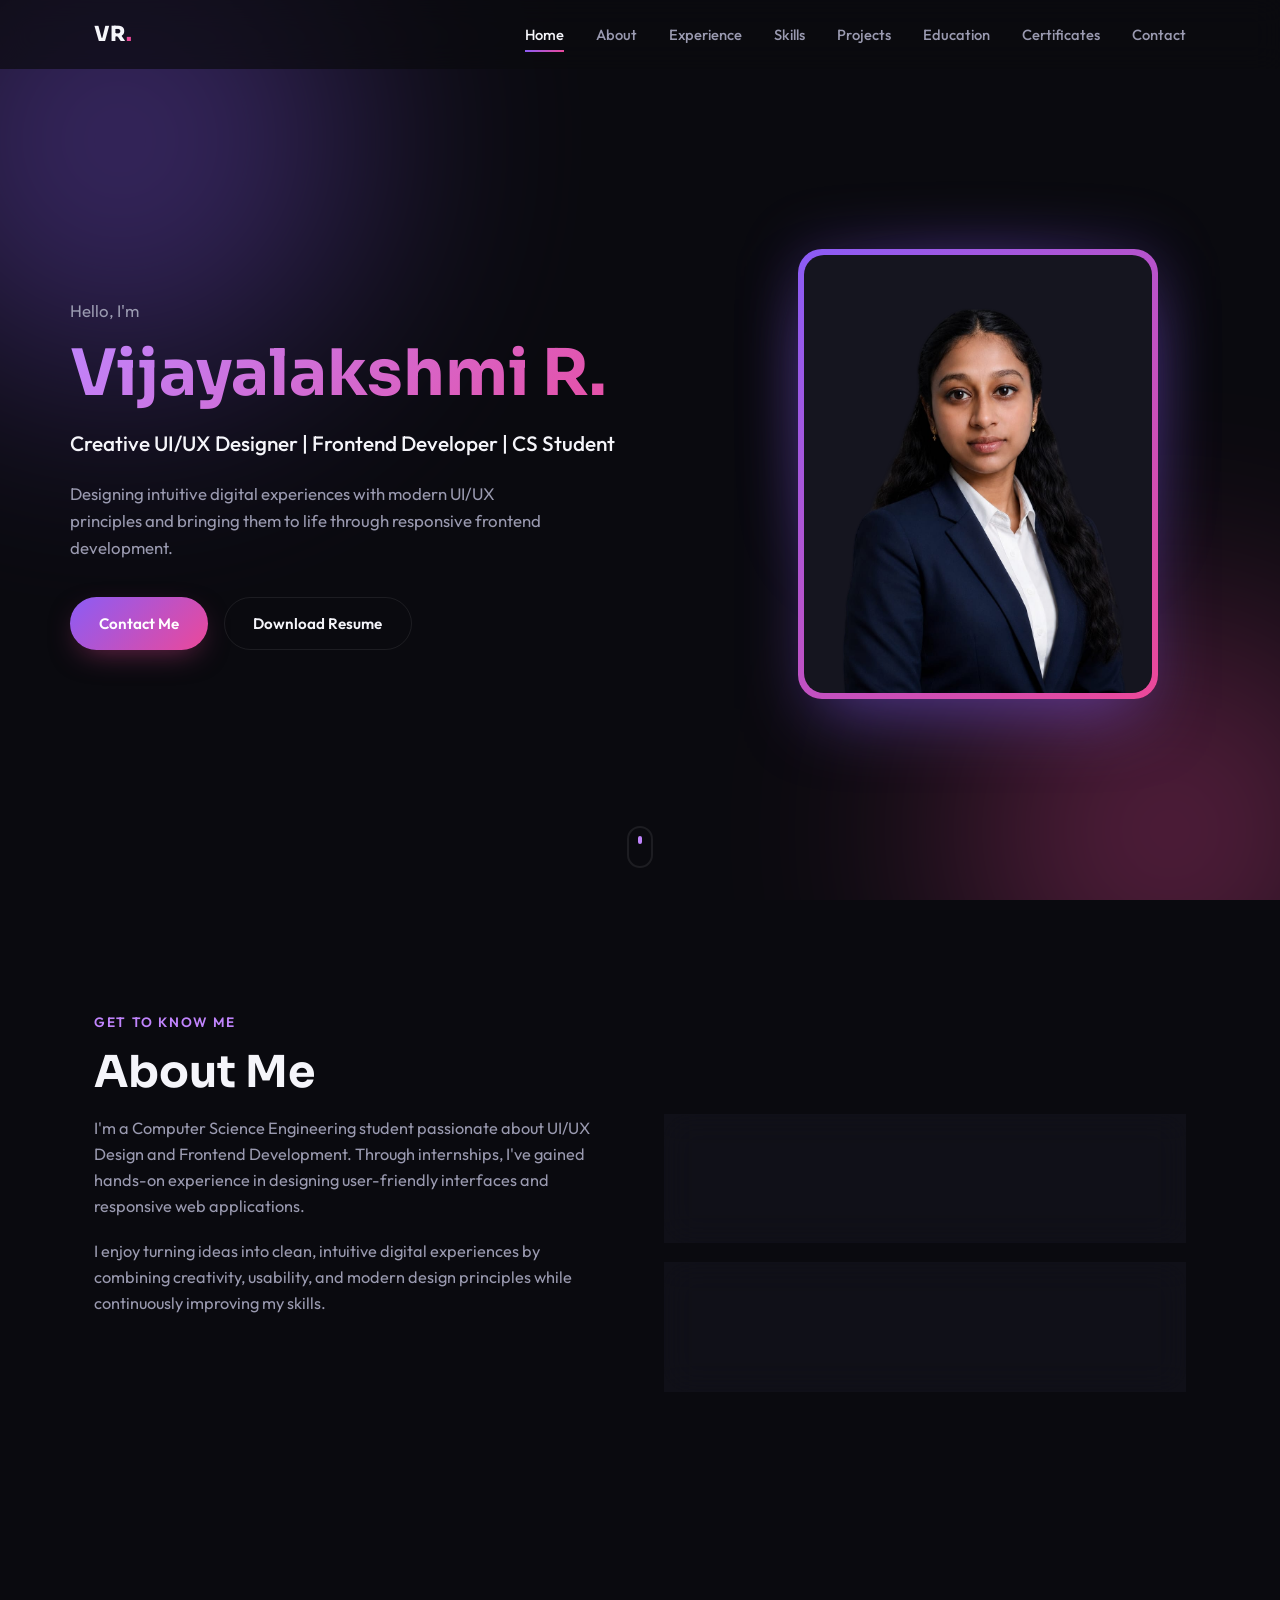
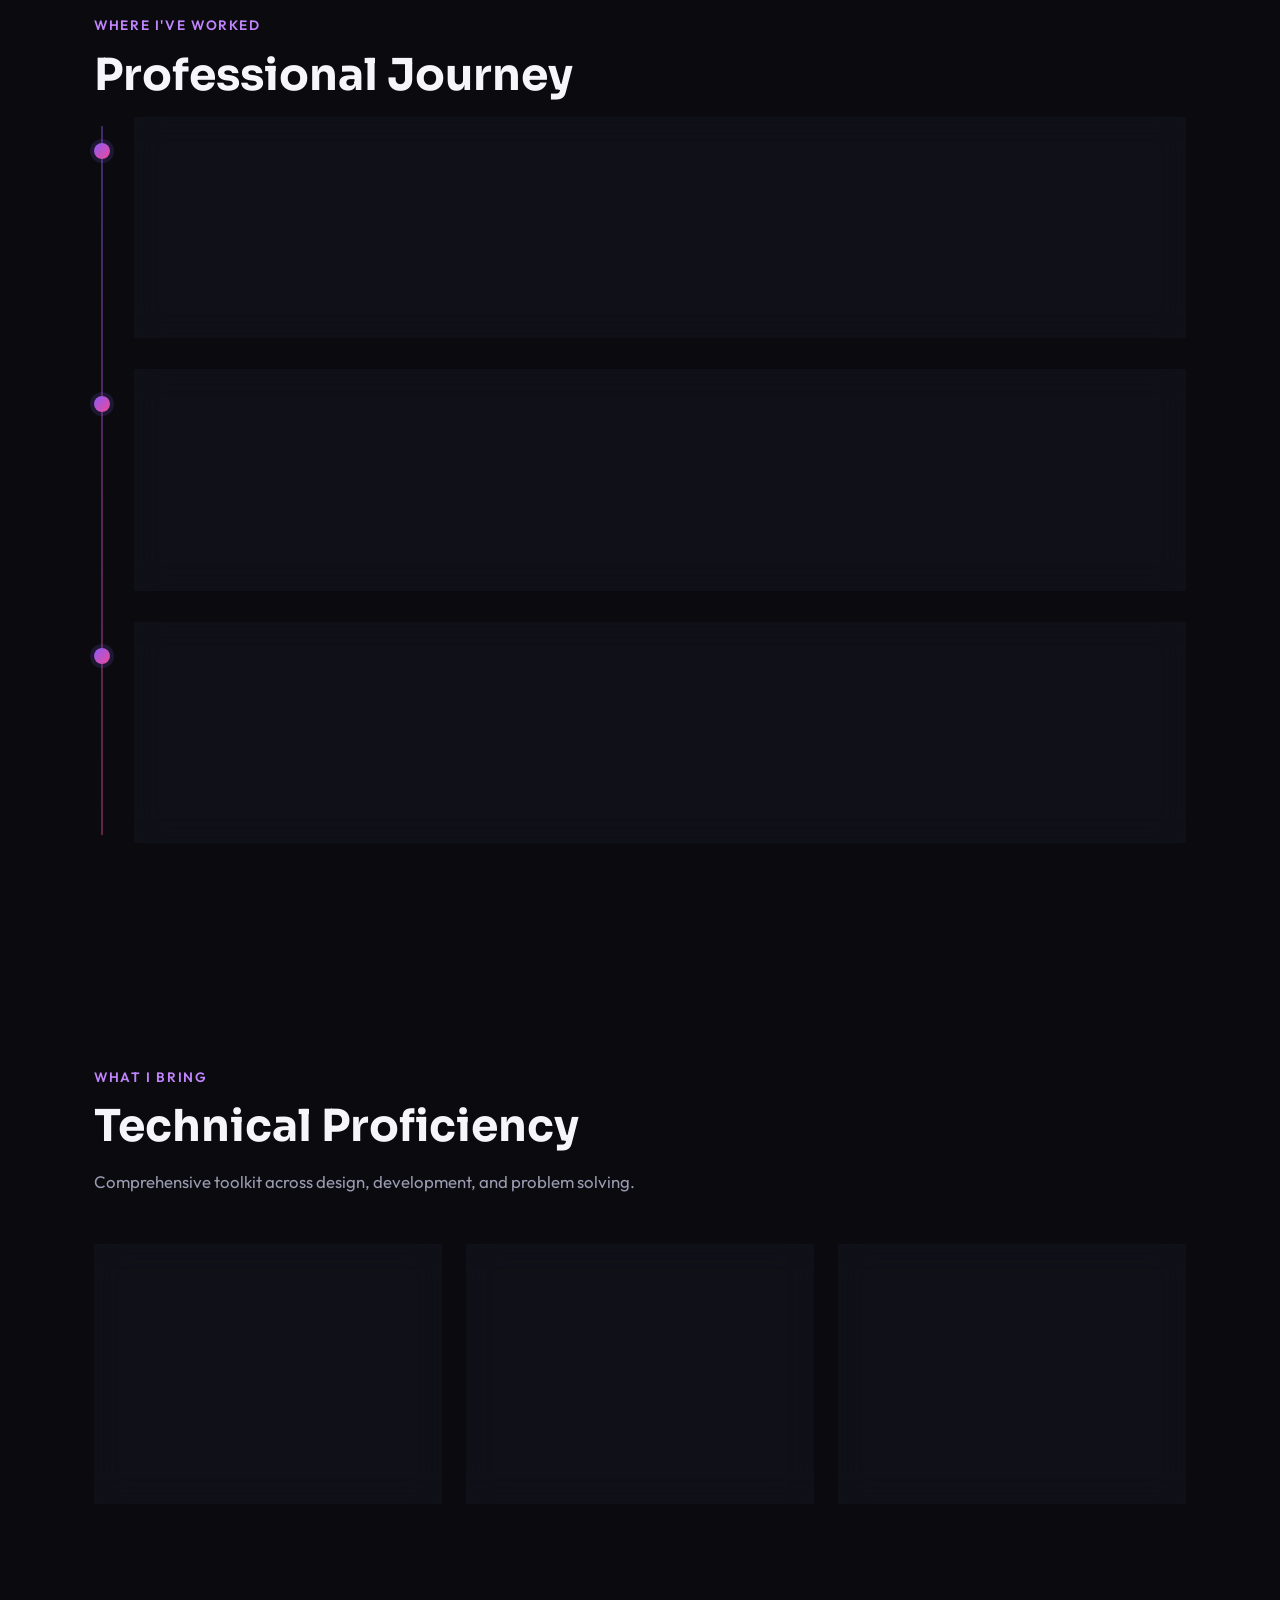
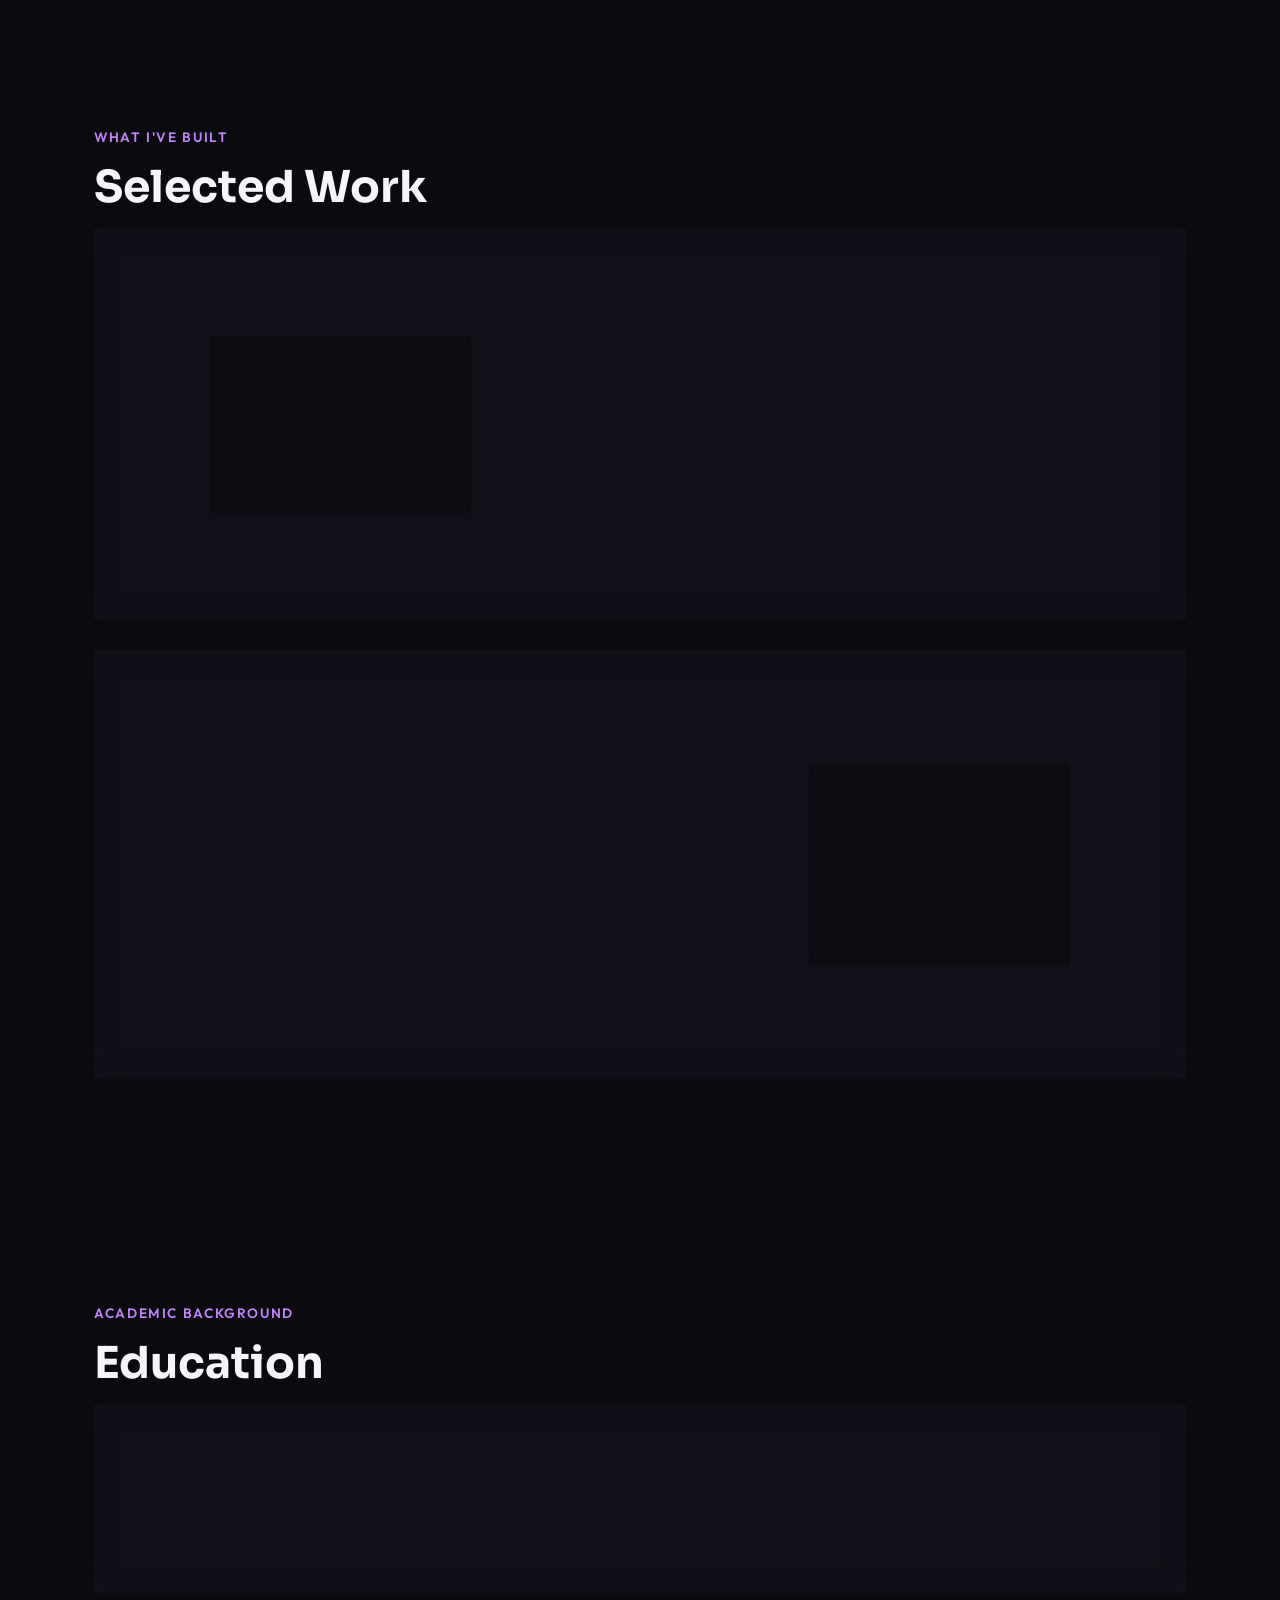
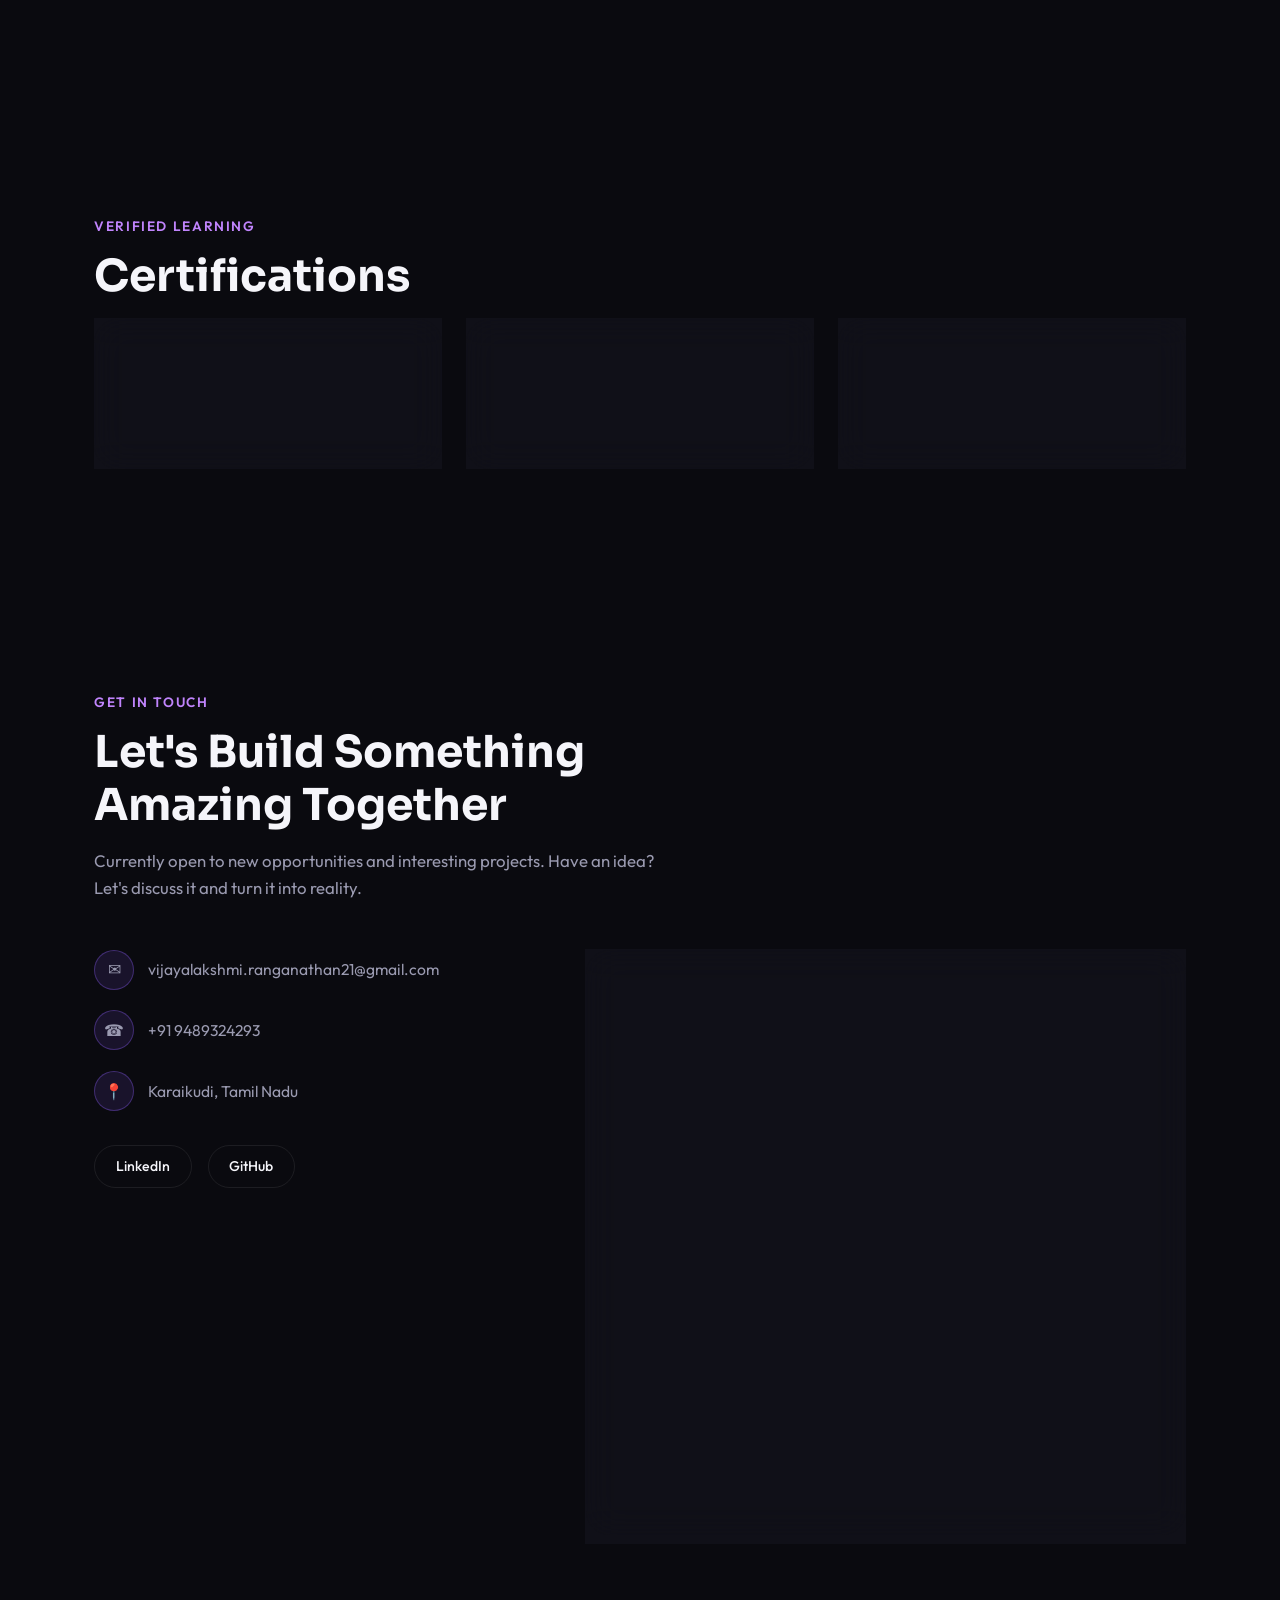
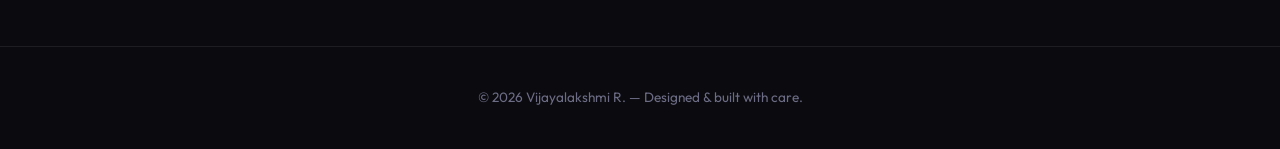
<file: index.html>
<!DOCTYPE html>
<html lang="en">
<head>
  <meta charset="UTF-8" />
  <meta name="viewport" content="width=device-width, initial-scale=1.0" />
  <title>Vijayalakshmi R. — UI/UX Designer & Frontend Developer</title>
  <meta name="description" content="Portfolio of Vijayalakshmi R., a Computer Science Engineering student, UI/UX Designer and Frontend Developer." />

  <!-- Fonts -->
  <link rel="preconnect" href="https://fonts.googleapis.com" />
  <link rel="preconnect" href="https://fonts.gstatic.com" crossorigin />
  <link href="https://fonts.googleapis.com/css2?family=Sora:wght@400;600;700;800&family=Outfit:wght@300;400;500;600&display=swap" rel="stylesheet" />

  <link rel="stylesheet" href="style.css" />
</head>
<body>

  <!-- ============ NAVIGATION ============ -->
  <header class="navbar" id="navbar">
    <nav class="nav-container">
      <a href="#home" class="nav-logo">VR<span class="dot">.</span></a>

      <ul class="nav-links" id="navLinks">
        <li><a href="#home" class="nav-link active" data-section="home">Home</a></li>
        <li><a href="#about" class="nav-link" data-section="about">About</a></li>
        <li><a href="#experience" class="nav-link" data-section="experience">Experience</a></li>
        <li><a href="#skills" class="nav-link" data-section="skills">Skills</a></li>
        <li><a href="#projects" class="nav-link" data-section="projects">Projects</a></li>
        <li><a href="#education" class="nav-link" data-section="education">Education</a></li>
        <li><a href="#certificates" class="nav-link" data-section="certificates">Certificates</a></li>
        <li><a href="#contact" class="nav-link" data-section="contact">Contact</a></li>
      </ul>

      <button class="hamburger" id="hamburger" aria-label="Toggle navigation menu" aria-expanded="false">
        <span></span>
        <span></span>
        <span></span>
      </button>
    </nav>
  </header>

  <!-- ============ HERO ============ -->
  <section class="hero" id="home">
    <div class="hero-glow hero-glow-1"></div>
    <div class="hero-glow hero-glow-2"></div>

    <div class="hero-container">
      <div class="hero-text reveal">
        <p class="hero-greeting">Hello, I'm</p>
        <h1 class="hero-name">Vijayalakshmi R.</h1>
        <h2 class="hero-role">
          Creative UI/UX Designer |
          Frontend Developer |
          CS Student
        </h2>
        <p class="hero-desc">
          Designing intuitive digital experiences with modern UI/UX principles and bringing them to life through responsive frontend development.
        </p>
        <div class="hero-buttons">
          <a href="#contact" class="btn btn-primary">Contact Me</a>
          <a href="vijayalakshmi Resume (2).pdf" download class="btn btn-ghost">Download Resume</a>
        </div>
      </div>

      <div class="hero-image-wrap reveal">
        <div class="hero-image-frame">
          <img src="hero-photo img.png" alt="Portrait of Vijayalakshmi R." class="hero-image" />
        </div>
      </div>
    </div>

    <a href="#about" class="scroll-cue" aria-label="Scroll to About section">
      <span></span>
    </a>
  </section>

  <!-- ============ ABOUT ============ -->
  <section class="about" id="about">
    <div class="section-container">
      <p class="section-eyebrow reveal">Get to know me</p>
      <h2 class="section-title reveal">About Me</h2>

      <div class="about-grid">
        <div class="about-text reveal">
          <p>
            I'm a Computer Science Engineering student passionate about UI/UX Design and Frontend Development. Through internships, I've gained hands-on experience in designing user-friendly interfaces and responsive web applications.
          </p>
          <p>
            I enjoy turning ideas into clean, intuitive digital experiences by combining creativity, usability, and modern design principles while continuously improving my skills.
          </p>
        </div>

        <div class="about-cards">
          <div class="glass-card about-card reveal">
            <h3>UI/UX Design</h3>
            <div class="tag-list">
              <span class="tag">Wireframing</span>
              <span class="tag">Prototyping</span>
              <span class="tag">User Research</span>
              <span class="tag">Figma</span>
            </div>
          </div>

          <div class="glass-card about-card reveal">
            <h3>Frontend</h3>
            <div class="tag-list">
              <span class="tag">HTML5</span>
              <span class="tag">CSS3</span>
              <span class="tag">JavaScript</span>
            </div>
          </div>
        </div>
      </div>
    </div>
  </section>

  <!-- ============ EXPERIENCE ============ -->
<section class="experience" id="experience">
  <div class="section-container">

    <p class="section-eyebrow reveal">Where I've worked</p>
    <h2 class="section-title reveal">Professional Journey</h2>

    <div class="timeline">

      <!-- Web Development Internship -->
      <div class="timeline-item reveal">
        <div class="timeline-dot"></div>
        <div class="glass-card timeline-card">
          <h3 class="timeline-role">Web Development Intern</h3>
          <p class="timeline-company">Zealsoft Technology</p>
          <p class="timeline-date"> Jan 2025 - Feb 2025</p>
          <p class="timeline-desc">
            Developed a responsive To-Do List Web Application with task
            management and Local Storage functionality.
          </p>

          <div class="tag-list">
            <span class="tag">HTML</span>
            <span class="tag">CSS</span>
            <span class="tag">JavaScript</span>
            <span class="tag">Frontend</span>
            <span class="tag">Web Development</span>
          </div>
        </div>
      </div>

      <!-- UI/UX Internship -->
      <div class="timeline-item reveal">
        <div class="timeline-dot"></div>

        <div class="glass-card timeline-card">
          <h3 class="timeline-role">UI/UX Designer Intern</h3>
          <p class="timeline-company">CWIN Infotech</p>
          <p class="timeline-date"> Dec 2025 – Jan 2026</p>
          <p class="timeline-desc">
            Designed user interface layouts, user flows, and interactive
            prototypes focused on creating intuitive digital experiences.
          </p>

          <div class="tag-list">
            <span class="tag">Figma</span>
            <span class="tag">UI/UX</span>
            <span class="tag">Wireframing</span>
            <span class="tag">Prototyping</span>
          </div>
        </div>
      </div>

      <!-- Graphic Design Internship -->
      <div class="timeline-item reveal">
        <div class="timeline-dot"></div>

        <div class="glass-card timeline-card">
          <h3 class="timeline-role">Graphic Design Intern</h3>
          <p class="timeline-company">Winzone Softech</p>

          <p class="timeline-date">15 June 2026 – 29 June 2026</p>

          <p class="timeline-desc">
            Designed branding materials, promotional graphics, and social
            media content for a diverse range of clients.
          </p>

          <div class="tag-list">
            <span class="tag">Canva</span>
            <span class="tag">Branding</span>
            <span class="tag">Graphic Design</span>
            <span class="tag">Social Media</span>
          </div>
        </div>
      </div>

    </div>
  </div>
</section>
  <!-- ============ SKILLS ============ -->
  <section class="skills" id="skills">
    <div class="section-container">
      <p class="section-eyebrow reveal">What I bring</p>
      <h2 class="section-title reveal">Technical Proficiency</h2>
      <p class="section-subtitle reveal">Comprehensive toolkit across design, development, and problem solving.</p>

      <div class="skills-grid">
        <div class="glass-card skill-card reveal">
          <h3>Design</h3>
          <div class="tag-list">
            <span class="tag">Figma</span>
            <span class="tag">Canva</span>
            <span class="tag">Wireframing</span>
            <span class="tag">Prototyping</span>
            <span class="tag">User Research</span>
            <span class="tag">User Flow</span>
            <span class="tag">Responsive Design</span>
            <span class="tag">Visual Design</span>
          </div>
        </div>

        <div class="glass-card skill-card reveal">
          <h3>Development</h3>
          <p class="skill-subhead">Frontend</p>
          <div class="tag-list">
            <span class="tag">HTML5</span>
            <span class="tag">CSS3</span>
            <span class="tag">JavaScript</span>
          </div>
          <p class="skill-subhead">Programming</p>
          <div class="tag-list">
            <span class="tag">Python</span>
          </div>
        </div>

        <div class="glass-card skill-card reveal">
          <h3>Tools & Workflow</h3>
          <div class="tag-list">
            <span class="tag">Git</span>
            <span class="tag">GitHub</span>
            <span class="tag">VS Code</span>
          </div>
          <p class="skill-subhead">Soft Skills</p>
          <div class="tag-list">
            <span class="tag">Problem Solving</span>
            <span class="tag">Time management</span>
            <span class="tag">Adaptability</span>
            <span class="tag">Collaboration</span>
          </div>
        </div>
      </div>
    </div>
  </section>

  <!-- ============ PROJECTS ============ -->
  <section class="projects" id="projects">
    <div class="section-container">
      <p class="section-eyebrow reveal">What I've built</p>
      <h2 class="section-title reveal">Selected Work</h2>

      <div class="project-card glass-card reveal">
        <div class="project-visual project-visual-todo" aria-hidden="true">
          <div class="mock-window">
            <div class="mock-dots"><span></span><span></span><span></span></div>
            <div class="mock-task"><span class="mock-check checked"></span><span class="mock-line long"></span></div>
            <div class="mock-task"><span class="mock-check"></span><span class="mock-line med"></span></div>
            <div class="mock-task"><span class="mock-check checked"></span><span class="mock-line short"></span></div>
            <div class="mock-task"><span class="mock-check"></span><span class="mock-line long"></span></div>
          </div>
        </div>
        <div class="project-content">
          <p class="project-label">Project 01</p>
          <h3 class="project-title">To-Do List Web Application</h3>
          <p class="project-desc">
            A productivity-focused web application developed during my internship. It provides a clean and intuitive interface for managing daily tasks with persistent local storage.
          </p>
          <div class="tag-list">
            <span class="tag">Add tasks</span>
            <span class="tag">Edit tasks</span>
            <span class="tag">Delete tasks</span>
            <span class="tag">Mark as completed</span>
            <span class="tag">Local Storage</span>
            <span class="tag">Responsive Design</span>
          </div>
          <a href="https://vl2006.github.io/todo-list/" class="btn btn-outline project-btn">View Live Demo</a>
        </div>
      </div>

      <div class="project-card glass-card reveal reverse">
        <div class="project-visual project-visual-trip" aria-hidden="true">
          <div class="mock-window">
            <div class="mock-map">
              <span class="mock-pin p1"></span>
              <span class="mock-pin p2"></span>
              <span class="mock-pin p3"></span>
              <span class="mock-route"></span>
            </div>
          </div>
        </div>
        <div class="project-content">
          <p class="project-label">Project 02 · Case Study</p>
          <h3 class="project-title">TripMate</h3>
          <p class="project-subtitle">AI Travel Planning App</p>
          <p class="project-desc">
            An AI-powered travel planning application designed to simplify how travelers discover, plan, and organize their journeys.
          </p>
          <div class="tag-list">
            <span class="tag">Intelligent itinerary generation</span>
            <span class="tag">Travel planning</span>
            <span class="tag">Budget tracking</span>
            <span class="tag">User-friendly experience</span>
            <span class="tag">UI/UX case study</span>
          </div>
          <div class="project-btn-group">
            <a href="https://www.linkedin.com/feed/update/urn:li:activity:7482066800273223680/" class="btn btn-outline project-btn">View Case Study</a>
            <a href="https://www.figma.com/proto/5DIgiaWYQm7CbLVTSTZfaV/TripMate?node-id=4-3&p=f&t=Sc4Yje4mTwlicLp8-1&scaling=min-zoom&content-scaling=fixed&page-id=0%3A1&starting-point-node-id=46%3A254" class="btn btn-outline project-btn">View Prototype</a>
          </div>
        </div>
      </div>
    </div>
  </section>

  <!-- ============ EDUCATION ============ -->
  <section class="education" id="education">
    <div class="section-container">
      <p class="section-eyebrow reveal">Academic background</p>
      <h2 class="section-title reveal">Education</h2>

     <div class="glass-card education-card">

  <div class="education-top">

    <div>
      <h3 class="education-degree">
        B.E. Computer Science Engineering
      </h3>

      <p class="education-college">
        St. Michael College of Engineering & Technology
      </p>
    </div>

    <div class="education-cgpa">
      <span class="cgpa-value">8.10</span>
      <span class="cgpa-label">CGPA</span>
    </div>

  </div>

  <p class="education-year">
    Final Year | B.E. Computer Science Engineering
  </p>

</div>
  </section>

  <!-- ============ CERTIFICATES ============ -->
  <section class="certificates" id="certificates">
    <div class="section-container">
      <p class="section-eyebrow reveal">Verified learning</p>
      <h2 class="section-title reveal">Certifications</h2>

      <div class="cert-grid">
        <div class="glass-card cert-card reveal">
          <div class="cert-icon">✓</div>
          <h3>Software Testing</h3>
        </div>
        <div class="glass-card cert-card reveal">
          <div class="cert-icon">✓</div>
          <h3>Advanced UI/UX Design</h3>
        </div>
        <div class="glass-card cert-card reveal">
          <div class="cert-icon">✓</div>
          <h3>Graphic Design Mastery</h3>
        </div>
      </div>
    </div>
  </section>

  <!-- ============ CONTACT ============ -->
  <section class="contact" id="contact">
    <div class="section-container">
      <p class="section-eyebrow reveal">Get in touch</p>
      <h2 class="section-title reveal">Let's Build Something<br />Amazing Together</h2>
      <p class="section-subtitle reveal">
        Currently open to new opportunities and interesting projects. Have an idea? Let's discuss it and turn it into reality.
      </p>

      <div class="contact-grid">
        <div class="contact-info reveal">
         <a href="https://mail.google.com/mail/?view=cm&fs=1&to=vijayalakshmi.ranganathan21@gmail.com" class="contact-item">
  <span class="contact-icon">✉</span>
  <span>vijayalakshmi.ranganathan21@gmail.com</span>
</a>
         <a href="tel:+919489324293" class="contact-item">
  <span class="contact-icon">☎</span>
  <span>+91 9489324293</span>
</a>
          <div class="contact-item">
            <span class="contact-icon">📍</span>
            <span>Karaikudi, Tamil Nadu</span>
          </div>

          <div class="social-links">
            <a href="https://www.linkedin.com/in/vijayalakshmi2006/" target="_blank" rel="noopener noreferrer" class="social-link">LinkedIn</a>
            <a href="https://github.com/vijayalakshmiranganathan21-vl" class="social-link">GitHub</a>
          </div>
        </div>

        <form class="contact-form glass-card reveal" id="contactForm" novalidate>
          <div class="form-group">
            <label for="name">Name</label>
            <input type="text" id="name" name="name" required />
          </div>
          <div class="form-group">
            <label for="email">Email</label>
            <input type="email" id="email" name="email" required />
          </div>
          <div class="form-group">
            <label for="subject">Subject</label>
            <input type="text" id="subject" name="subject" required />
          </div>
          <div class="form-group">
            <label for="message">Message</label>
            <textarea id="message" name="message" rows="5" required></textarea>
          </div>
          <button type="submit" class="btn btn-primary form-submit" id="formSubmit">Send Your Message</button>
          <p class="form-success" id="formSuccess" role="status" aria-live="polite">Message Sent ✓</p>
        </form>
      </div>
    </div>
  </section>

  <footer class="footer">
    <p>© <span id="year"></span> Vijayalakshmi R. — Designed & built with care.</p>
  </footer>

  <script src="script.js"></script>
</body>
</html>
</file>
<file: style.css>
/* ==========================================================================
   THEME VARIABLES
   ========================================================================== */
:root {
  /* Colors */
  --bg-body: #0a0a0f;
  --bg-card: #15151f;
  --bg-card-hover: #1b1b28;
  --violet: #8b5cf6;
  --violet-light: #c084fc;
  --pink: #ec4899;
  --gradient-primary: linear-gradient(135deg, var(--violet), var(--pink));
  --gradient-text: linear-gradient(135deg, var(--violet-light), var(--pink));

  --text-light: #f5f5fa;
  --text-muted: #9a9ab0;
  --text-faint: #6c6c85;

  --border-subtle: rgba(255, 255, 255, 0.08);
  --border-glow: rgba(139, 92, 246, 0.35);
  --glass-bg: rgba(21, 21, 31, 0.6);

  /* Type */
  --font-heading: "Sora", sans-serif;
  --font-body: "Outfit", sans-serif;

  /* Layout */
  --max-width: 1140px;
  --section-padding: 7rem 1.5rem;
  --radius-lg: 24px;
  --radius-md: 16px;
  --radius-sm: 10px;

  --transition: 0.35s cubic-bezier(0.22, 1, 0.36, 1);
}

/* ==========================================================================
   RESET
   ========================================================================== */
* {
  margin: 0;
  padding: 0;
  box-sizing: border-box;
}

html {
  scroll-behavior: smooth;
}

body {
  background: var(--bg-body);
  color: var(--text-light);
  font-family: var(--font-body);
  font-weight: 400;
  line-height: 1.6;
  overflow-x: hidden;
}

img {
  max-width: 100%;
  display: block;
}

a {
  text-decoration: none;
  color: inherit;
}

ul {
  list-style: none;
}

h1, h2, h3, h4 {
  font-family: var(--font-heading);
  font-weight: 700;
  line-height: 1.2;
}

button {
  font-family: var(--font-body);
  cursor: pointer;
  border: none;
  background: none;
}

input, textarea {
  font-family: var(--font-body);
}

:focus-visible {
  outline: 2px solid var(--violet-light);
  outline-offset: 3px;
}

@media (prefers-reduced-motion: reduce) {
  *, *::before, *::after {
    animation-duration: 0.01ms !important;
    animation-iteration-count: 1 !important;
    transition-duration: 0.01ms !important;
    scroll-behavior: auto !important;
  }
}

/* ==========================================================================
   SHARED / UTILITY
   ========================================================================== */
.section-container {
  max-width: var(--max-width);
  margin: 0 auto;
  padding: var(--section-padding);
}

.section-eyebrow {
  color: var(--violet-light);
  font-size: 0.85rem;
  font-weight: 600;
  letter-spacing: 0.12em;
  text-transform: uppercase;
  margin-bottom: 0.75rem;
}

.section-title {
  font-size: clamp(1.8rem, 4vw, 2.75rem);
  margin-bottom: 1rem;
}

.section-subtitle {
  color: var(--text-muted);
  font-size: 1.05rem;
  max-width: 560px;
  margin-bottom: 3rem;
}

.glass-card {
  background: var(--glass-bg);
  border: 1px solid var(--border-subtle);
  border-radius: var(--radius-lg);
  backdrop-filter: blur(16px);
  -webkit-backdrop-filter: blur(16px);
  transition: transform var(--transition), border-color var(--transition), box-shadow var(--transition), background var(--transition);
}

.glass-card:hover {
  transform: translateY(-6px);
  border-color: var(--border-glow);
  box-shadow: 0 20px 50px -20px rgba(139, 92, 246, 0.35);
  background: var(--bg-card-hover);
}

.tag-list {
  display: flex;
  flex-wrap: wrap;
  gap: 0.5rem;
  margin-top: 0.9rem;
}

.tag {
  font-size: 0.78rem;
  font-weight: 500;
  color: var(--violet-light);
  background: rgba(139, 92, 246, 0.12);
  border: 1px solid rgba(139, 92, 246, 0.25);
  padding: 0.35rem 0.8rem;
  border-radius: 999px;
  white-space: nowrap;
}

/* Buttons */
.btn {
  display: inline-flex;
  align-items: center;
  justify-content: center;
  padding: 0.85rem 1.8rem;
  border-radius: 999px;
  font-weight: 600;
  font-size: 0.95rem;
  transition: transform var(--transition), box-shadow var(--transition), background var(--transition), border-color var(--transition);
  white-space: nowrap;
}

.btn-primary {
  background: var(--gradient-primary);
  color: #fff;
  box-shadow: 0 10px 30px -10px rgba(236, 72, 153, 0.5);
}

.btn-primary:hover {
  transform: translateY(-3px);
  box-shadow: 0 16px 40px -12px rgba(236, 72, 153, 0.65);
}

.btn-ghost {
  background: transparent;
  color: var(--text-light);
  border: 1.5px solid var(--border-subtle);
}

.btn-ghost:hover {
  border-color: var(--violet-light);
  color: var(--violet-light);
  transform: translateY(-3px);
}

.btn-outline {
  background: transparent;
  color: var(--violet-light);
  border: 1.5px solid rgba(139, 92, 246, 0.4);
  padding: 0.7rem 1.5rem;
  font-size: 0.9rem;
}

.btn-outline:hover {
  background: rgba(139, 92, 246, 0.12);
  border-color: var(--violet-light);
  transform: translateY(-2px);
}

/* Scroll reveal */
.reveal {
  opacity: 0;
  transform: translateY(28px);
  transition: opacity 0.8s ease, transform 0.8s ease;
}

.reveal.in-view {
  opacity: 1;
  transform: translateY(0);
}

/* ==========================================================================
   NAVBAR
   ========================================================================== */
.navbar {
  position: fixed;
  top: 0;
  left: 0;
  right: 0;
  z-index: 1000;
  background: rgba(10, 10, 15, 0.7);
  backdrop-filter: blur(14px);
  -webkit-backdrop-filter: blur(14px);
  border-bottom: 1px solid transparent;
  transition: border-color var(--transition), background var(--transition);
}

.navbar.scrolled {
  border-bottom-color: var(--border-subtle);
  background: rgba(10, 10, 15, 0.88);
}

.nav-container {
  max-width: var(--max-width);
  margin: 0 auto;
  padding: 1.1rem 1.5rem;
  display: flex;
  align-items: center;
  justify-content: space-between;
}

.nav-logo {
  font-family: var(--font-heading);
  font-weight: 800;
  font-size: 1.3rem;
  color: var(--text-light);
  letter-spacing: 0.02em;
}

.nav-logo .dot {
  color: var(--pink);
}

.nav-links {
  display: flex;
  gap: 2rem;
}

.nav-link {
  position: relative;
  font-size: 0.92rem;
  font-weight: 500;
  color: var(--text-muted);
  padding: 0.3rem 0;
  transition: color var(--transition);
}

.nav-link::after {
  content: "";
  position: absolute;
  left: 0;
  bottom: -4px;
  width: 0;
  height: 2px;
  background: var(--gradient-primary);
  transition: width var(--transition);
}

.nav-link:hover {
  color: var(--text-light);
}

.nav-link.active {
  color: var(--text-light);
}

.nav-link.active::after {
  width: 100%;
}

.hamburger {
  display: none;
  flex-direction: column;
  justify-content: center;
  gap: 5px;
  width: 32px;
  height: 32px;
  z-index: 1001;
}

.hamburger span {
  display: block;
  height: 2px;
  width: 100%;
  background: var(--text-light);
  border-radius: 2px;
  transition: transform var(--transition), opacity var(--transition), background var(--transition);
}

.hamburger.open span:nth-child(1) {
  transform: translateY(7px) rotate(45deg);
}

.hamburger.open span:nth-child(2) {
  opacity: 0;
}

.hamburger.open span:nth-child(3) {
  transform: translateY(-7px) rotate(-45deg);
}

/* ==========================================================================
   HERO
   ========================================================================== */
.hero {
  position: relative;
  min-height: 100vh;
  display: flex;
  align-items: center;
  padding: 7rem 1.5rem 4rem;
  overflow: hidden;
}

.hero-glow {
  position: absolute;
  border-radius: 50%;
  filter: blur(120px);
  opacity: 0.35;
  pointer-events: none;
  z-index: 0;
}

.hero-glow-1 {
  width: 480px;
  height: 480px;
  background: var(--violet);
  top: -100px;
  left: -120px;
}

.hero-glow-2 {
  width: 420px;
  height: 420px;
  background: var(--pink);
  bottom: -140px;
  right: -100px;
}

.hero-container {
  position: relative;
  z-index: 1;
  max-width: var(--max-width);
  margin: 0 auto;
  width: 100%;
  display: grid;
  grid-template-columns: 1.15fr 0.85fr;
  gap: 3rem;
  align-items: center;
}

.hero-greeting {
  color: var(--text-muted);
  font-size: 1.05rem;
  margin-bottom: 0.75rem;
}

.hero-name {
  font-size: clamp(2.4rem, 5.5vw, 4rem);
  background: var(--gradient-text);
  -webkit-background-clip: text;
  background-clip: text;
  color: transparent;
  margin-bottom: 0.9rem;
}

.hero-role {
  font-family: var(--font-body);
  font-weight: 500;
  font-size: clamp(1rem, 2vw, 1.3rem);
  color: var(--text-light);
  margin-bottom: 1.4rem;
  line-height: 1.5;
}

.hero-desc {
  color: var(--text-muted);
  font-size: 1.05rem;
  max-width: 480px;
  margin-bottom: 2.2rem;
}

.hero-buttons {
  display: flex;
  gap: 1rem;
  flex-wrap: wrap;
}

.hero-image-wrap {
  display: flex;
  justify-content: center;
}

.hero-image-frame {
  position: relative;
  width: 100%;
  max-width: 360px;
  aspect-ratio: 4 / 5;
  border-radius: var(--radius-lg);
  padding: 6px;
  background: var(--gradient-primary);
  box-shadow: 0 30px 70px -20px rgba(139, 92, 246, 0.55);
}

.hero-image-frame::before {
  content: "";
  position: absolute;
  inset: -18px;
  border-radius: calc(var(--radius-lg) + 10px);
  background: radial-gradient(circle at 50% 30%, rgba(139, 92, 246, 0.4), transparent 70%);
  filter: blur(24px);
  z-index: -1;
}

.hero-image {
  width: 100%;
  height: 100%;
  object-fit: cover;
  border-radius: calc(var(--radius-lg) - 4px);
  background: var(--bg-card);
}

.scroll-cue {
  position: absolute;
  bottom: 2rem;
  left: 50%;
  transform: translateX(-50%);
  width: 26px;
  height: 42px;
  border: 2px solid var(--border-subtle);
  border-radius: 20px;
  display: flex;
  justify-content: center;
  padding-top: 8px;
  z-index: 1;
}

.scroll-cue span {
  width: 4px;
  height: 8px;
  background: var(--violet-light);
  border-radius: 2px;
  animation: scrollCue 1.8s ease infinite;
}

@keyframes scrollCue {
  0% { opacity: 1; transform: translateY(0); }
  100% { opacity: 0; transform: translateY(14px); }
}

/* ==========================================================================
   ABOUT
   ========================================================================== */
.about-grid {
  display: grid;
  grid-template-columns: 1fr 1fr;
  gap: 3rem;
  align-items: start;
}

.about-text p {
  color: var(--text-muted);
  margin-bottom: 1.2rem;
  font-size: 1.02rem;
}

.about-cards {
  display: flex;
  flex-direction: column;
  gap: 1.25rem;
}

.about-card {
  padding: 1.8rem;
}

.about-card h3 {
  font-size: 1.1rem;
  background: var(--gradient-text);
  -webkit-background-clip: text;
  background-clip: text;
  color: transparent;
}

/* ==========================================================================
   EXPERIENCE / TIMELINE
   ========================================================================== */
.timeline {
  position: relative;
  padding-left: 2.5rem;
}

.timeline::before {
  content: "";
  position: absolute;
  left: 7px;
  top: 8px;
  bottom: 8px;
  width: 2px;
  background: linear-gradient(180deg, var(--violet), var(--pink));
  opacity: 0.4;
}

.timeline-item {
  position: relative;
  margin-bottom: 2rem;
}

.timeline-item:last-child {
  margin-bottom: 0;
}

.timeline-dot {
  position: absolute;
  left: -2.5rem;
  top: 1.6rem;
  width: 16px;
  height: 16px;
  border-radius: 50%;
  background: var(--gradient-primary);
  box-shadow: 0 0 0 4px rgba(139, 92, 246, 0.15);
}

.timeline-card {
  padding: 1.8rem 2rem;
}

.timeline-role {
  font-size: 1.15rem;
  margin-bottom: 0.3rem;
}

.timeline-company {
  color: var(--violet-light);
  font-weight: 600;
  font-size: 0.95rem;
  margin-bottom: 0.4rem;
}

.timeline-date {
  color: var(--text-faint);
  font-size: 0.85rem;
  margin-bottom: 0.6rem;
}

.timeline-desc {
  color: var(--text-muted);
  font-size: 0.95rem;
}

/* ==========================================================================
   SKILLS
   ========================================================================== */
.skills-grid {
  display: grid;
  grid-template-columns: repeat(3, 1fr);
  gap: 1.5rem;
}

.skill-card {
  padding: 2rem;
}

.skill-card h3 {
  font-size: 1.15rem;
  margin-bottom: 0.5rem;
  background: var(--gradient-text);
  -webkit-background-clip: text;
  background-clip: text;
  color: transparent;
}

.skill-subhead {
  color: var(--text-faint);
  font-size: 0.78rem;
  font-weight: 600;
  letter-spacing: 0.08em;
  text-transform: uppercase;
  margin-top: 1.1rem;
}

.skill-card .skill-subhead:first-of-type {
  margin-top: 0.6rem;
}

/* ==========================================================================
   PROJECTS
   ========================================================================== */
.project-card {
  display: grid;
  grid-template-columns: 0.9fr 1.1fr;
  gap: 0;
  overflow: hidden;
  margin-bottom: 2rem;
}

.project-card:last-child {
  margin-bottom: 0;
}

.project-card.reverse {
  grid-template-columns: 1.1fr 0.9fr;
}

.project-card.reverse .project-visual {
  order: 2;
}

.project-visual {
  position: relative;
  min-height: 260px;
  display: flex;
  align-items: center;
  justify-content: center;
  padding: 2rem;
  background: linear-gradient(160deg, rgba(139, 92, 246, 0.18), rgba(236, 72, 153, 0.12));
}

.mock-window {
  width: 100%;
  max-width: 260px;
  background: rgba(10, 10, 15, 0.6);
  border: 1px solid var(--border-subtle);
  border-radius: var(--radius-md);
  padding: 1.2rem;
  backdrop-filter: blur(6px);
}

.mock-dots {
  display: flex;
  gap: 6px;
  margin-bottom: 1rem;
}

.mock-dots span {
  width: 8px;
  height: 8px;
  border-radius: 50%;
  background: var(--text-faint);
  opacity: 0.5;
}

.mock-task {
  display: flex;
  align-items: center;
  gap: 0.6rem;
  margin-bottom: 0.75rem;
}

.mock-check {
  width: 16px;
  height: 16px;
  border-radius: 5px;
  border: 1.5px solid var(--violet-light);
  flex-shrink: 0;
}

.mock-check.checked {
  background: var(--gradient-primary);
  border-color: transparent;
}

.mock-line {
  height: 8px;
  border-radius: 4px;
  background: rgba(255, 255, 255, 0.14);
}

.mock-line.long { width: 100%; }
.mock-line.med { width: 70%; }
.mock-line.short { width: 45%; }

.mock-map {
  position: relative;
  width: 100%;
  max-width: 260px;
  height: 160px;
}

.mock-pin {
  position: absolute;
  width: 12px;
  height: 12px;
  border-radius: 50% 50% 50% 0;
  background: var(--gradient-primary);
  transform: rotate(-45deg);
}

.mock-pin.p1 { top: 15%; left: 20%; }
.mock-pin.p2 { top: 55%; left: 55%; }
.mock-pin.p3 { top: 20%; left: 80%; }

.mock-route {
  position: absolute;
  top: 20%;
  left: 25%;
  width: 55%;
  height: 45%;
  border: 2px dashed rgba(192, 132, 252, 0.5);
  border-radius: 50%;
  border-right: none;
  border-bottom: none;
}

.project-content {
  padding: 2.5rem;
  display: flex;
  flex-direction: column;
  justify-content: center;
}

.project-label {
  color: var(--violet-light);
  font-size: 0.8rem;
  font-weight: 600;
  letter-spacing: 0.1em;
  text-transform: uppercase;
  margin-bottom: 0.5rem;
}

.project-title {
  font-size: 1.5rem;
  margin-bottom: 0.3rem;
}

.project-subtitle {
  color: var(--text-muted);
  font-weight: 500;
  margin-bottom: 0.8rem;
}

.project-desc {
  color: var(--text-muted);
  font-size: 0.98rem;
  margin-bottom: 0.5rem;
}

.project-btn {
  margin-top: 1.6rem;
  align-self: flex-start;
}

.project-btn-group {
  display: flex;
  gap: 0.9rem;
  flex-wrap: wrap;
  margin-top: 1.6rem;
}

/* ==========================================================================
   EDUCATION
   ========================================================================== */

.education-card {
  padding: 2rem 2.4rem;
  position: relative;
}

/* Top section */
.education-top {
  display: flex;
  justify-content: space-between;
  align-items: center;
  gap: 2rem;
  margin-bottom: 1rem;
}

/* Degree */
.education-degree {
  font-size: 1.25rem;
  font-weight: 700;
  line-height: 1.4;
  margin: 0 0 0.35rem;
  color: var(--text-primary);
}

/* College */
.education-college {
  margin: 0;
  color: var(--text-muted);
  font-size: 0.95rem;
  line-height: 1.5;
}

/* CGPA box */
.education-cgpa {
  min-width: 102px;
  text-align: center;
  background: rgba(139, 92, 246, 0.08);
  border: 1px solid var(--border-glow);
  border-radius: var(--radius-md);
  padding: 0.75rem 1rem;
  flex-shrink: 0;
}

/* CGPA value */
.cgpa-value {
  display: block;
  font-family: var(--font-heading);
  font-weight: 800;
  font-size: 1.6rem;
  line-height: 1.2;
  background: var(--gradient-text);
  -webkit-background-clip: text;
  background-clip: text;
  color: transparent;
}

/* CGPA label */
.cgpa-label {
  display: block;
  margin-top: 0.3rem;
  font-size: 0.7rem;
  color: var(--text-faint);
  text-transform: uppercase;
  letter-spacing: 0.08em;
}

/* Year / current status */
.education-year {
  color: var(--violet-light);
  font-weight: 600;
  font-size: 0.9rem;
  line-height: 1.5;
  margin: 1.25rem 0 0;
}

/* Points */
.education-points {
  margin: 1rem 0 0;
  padding: 0;
  list-style: none;
  color: var(--text-muted);
  font-size: 0.92rem;
  display: flex;
  flex-direction: column;
  gap: 0.45rem;
}

.education-points li {
  position: relative;
  padding-left: 1.2rem;
  line-height: 1.5;
}

.education-points li::before {
  content: "";
  position: absolute;
  left: 0;
  top: 0.6em;
  width: 5px;
  height: 5px;
  border-radius: 50%;
  background: var(--violet-light);
}

/* ==========================================================================
   RESPONSIVE EDUCATION
   ========================================================================== */

@media (max-width: 700px) {
  .education-card {
    padding: 1.5rem;
  }

  .education-top {
    align-items: flex-start;
    gap: 1.25rem;
  }

  .education-degree {
    font-size: 1.1rem;
  }

  .education-college {
    font-size: 0.88rem;
  }

  .education-cgpa {
    min-width: 85px;
    padding: 0.65rem 0.8rem;
  }

  .cgpa-value {
    font-size: 1.35rem;
  }
}

@media (max-width: 500px) {
  .education-top {
    flex-direction: column;
  }

  .education-cgpa {
    align-self: flex-start;
  }

  .education-year {
    margin-top: 1rem;
  }
}

/* ==========================================================================
   CERTIFICATES
   ========================================================================== */
.cert-grid {
  display: grid;
  grid-template-columns: repeat(3, 1fr);
  gap: 1.5rem;
}

.cert-card {
  padding: 2rem;
  text-align: center;
}

.cert-icon {
  width: 48px;
  height: 48px;
  margin: 0 auto 1rem;
  border-radius: 50%;
  background: var(--gradient-primary);
  display: flex;
  align-items: center;
  justify-content: center;
  font-weight: 700;
  color: #fff;
}

.cert-card h3 {
  font-size: 1.02rem;
}

/* ==========================================================================
   CONTACT
   ========================================================================== */
.contact-grid {
  display: grid;
  grid-template-columns: 0.85fr 1.15fr;
  gap: 3rem;
}

.contact-info {
  display: flex;
  flex-direction: column;
  gap: 1.3rem;
}

.contact-item {
  display: flex;
  align-items: center;
  gap: 0.9rem;
  color: var(--text-muted);
  font-size: 0.98rem;
  transition: color var(--transition);
}

a.contact-item:hover {
  color: var(--violet-light);
}

.contact-icon {
  width: 40px;
  height: 40px;
  border-radius: 50%;
  background: rgba(139, 92, 246, 0.12);
  border: 1px solid var(--border-glow);
  display: flex;
  align-items: center;
  justify-content: center;
  flex-shrink: 0;
}

.social-links {
  display: flex;
  gap: 1rem;
  margin-top: 0.8rem;
}

.social-link {
  padding: 0.6rem 1.3rem;
  border-radius: 999px;
  border: 1px solid var(--border-subtle);
  font-size: 0.88rem;
  font-weight: 500;
  color: var(--text-light);
  transition: border-color var(--transition), color var(--transition), transform var(--transition);
}

.social-link:hover {
  border-color: var(--violet-light);
  color: var(--violet-light);
  transform: translateY(-2px);
}

.contact-form {
  padding: 2.2rem;
  display: flex;
  flex-direction: column;
  gap: 1.2rem;
}

.form-group {
  display: flex;
  flex-direction: column;
  gap: 0.5rem;
}

.form-group label {
  font-size: 0.85rem;
  color: var(--text-muted);
  font-weight: 500;
}

.form-group input,
.form-group textarea {
  background: rgba(255, 255, 255, 0.03);
  border: 1px solid var(--border-subtle);
  border-radius: var(--radius-sm);
  padding: 0.8rem 1rem;
  color: var(--text-light);
  font-size: 0.95rem;
  resize: vertical;
  transition: border-color var(--transition), background var(--transition);
}

.form-group input:focus,
.form-group textarea:focus {
  border-color: var(--violet-light);
  background: rgba(139, 92, 246, 0.06);
}

.form-submit {
  margin-top: 0.5rem;
}

.form-success {
  display: none;
  text-align: center;
  color: var(--violet-light);
  font-weight: 600;
  font-size: 0.95rem;
  padding: 0.6rem;
  border-radius: var(--radius-sm);
  background: rgba(139, 92, 246, 0.1);
}

.form-success.visible {
  display: block;
  animation: fadeInUp 0.4s ease;
}

@keyframes fadeInUp {
  from { opacity: 0; transform: translateY(8px); }
  to { opacity: 1; transform: translateY(0); }
}

/* ==========================================================================
   FOOTER
   ========================================================================== */
.footer {
  text-align: center;
  padding: 2.5rem 1.5rem;
  color: var(--text-faint);
  font-size: 0.85rem;
  border-top: 1px solid var(--border-subtle);
}

/* ==========================================================================
   RESPONSIVE
   ========================================================================== */
@media (max-width: 980px) {
  .hero-container {
    grid-template-columns: 1fr;
    text-align: center;
  }

  .hero-desc {
    margin-left: auto;
    margin-right: auto;
  }

  .hero-buttons {
    justify-content: center;
  }

  .hero-image-wrap {
    order: -1;
  }

  .hero-image-frame {
    max-width: 280px;
  }

  .about-grid {
    grid-template-columns: 1fr;
  }

  .skills-grid {
    grid-template-columns: repeat(2, 1fr);
  }

  .project-card,
  .project-card.reverse {
    grid-template-columns: 1fr;
  }

  .project-card.reverse .project-visual {
    order: 0;
  }

  .contact-grid {
    grid-template-columns: 1fr;
  }

  .cert-grid {
    grid-template-columns: repeat(2, 1fr);
  }
}

@media (max-width: 720px) {
  :root {
    --section-padding: 5rem 1.25rem;
  }

  .nav-links {
    position: fixed;
    top: 0;
    right: 0;
    height: 100vh;
    width: min(78vw, 320px);
    background: rgba(10, 10, 15, 0.98);
    backdrop-filter: blur(20px);
    flex-direction: column;
    justify-content: center;
    align-items: flex-start;
    gap: 1.8rem;
    padding: 2rem 2.5rem;
    transform: translateX(100%);
    transition: transform var(--transition);
    border-left: 1px solid var(--border-subtle);
  }

  .nav-links.open {
    transform: translateX(0);
  }

  .nav-link {
    font-size: 1.05rem;
  }

  .hamburger {
    display: flex;
  }

  .skills-grid {
    grid-template-columns: 1fr;
  }

  .cert-grid {
    grid-template-columns: 1fr;
  }

  .project-content {
    padding: 1.8rem;
  }

  .education-top {
    flex-direction: column;
  }

  .hero-buttons {
    flex-direction: column;
    width: 100%;
  }

  .hero-buttons .btn {
    width: 100%;
  }

  .timeline {
    padding-left: 1.8rem;
  }

  .timeline-dot {
    left: -1.8rem;
  }
}
</file>
